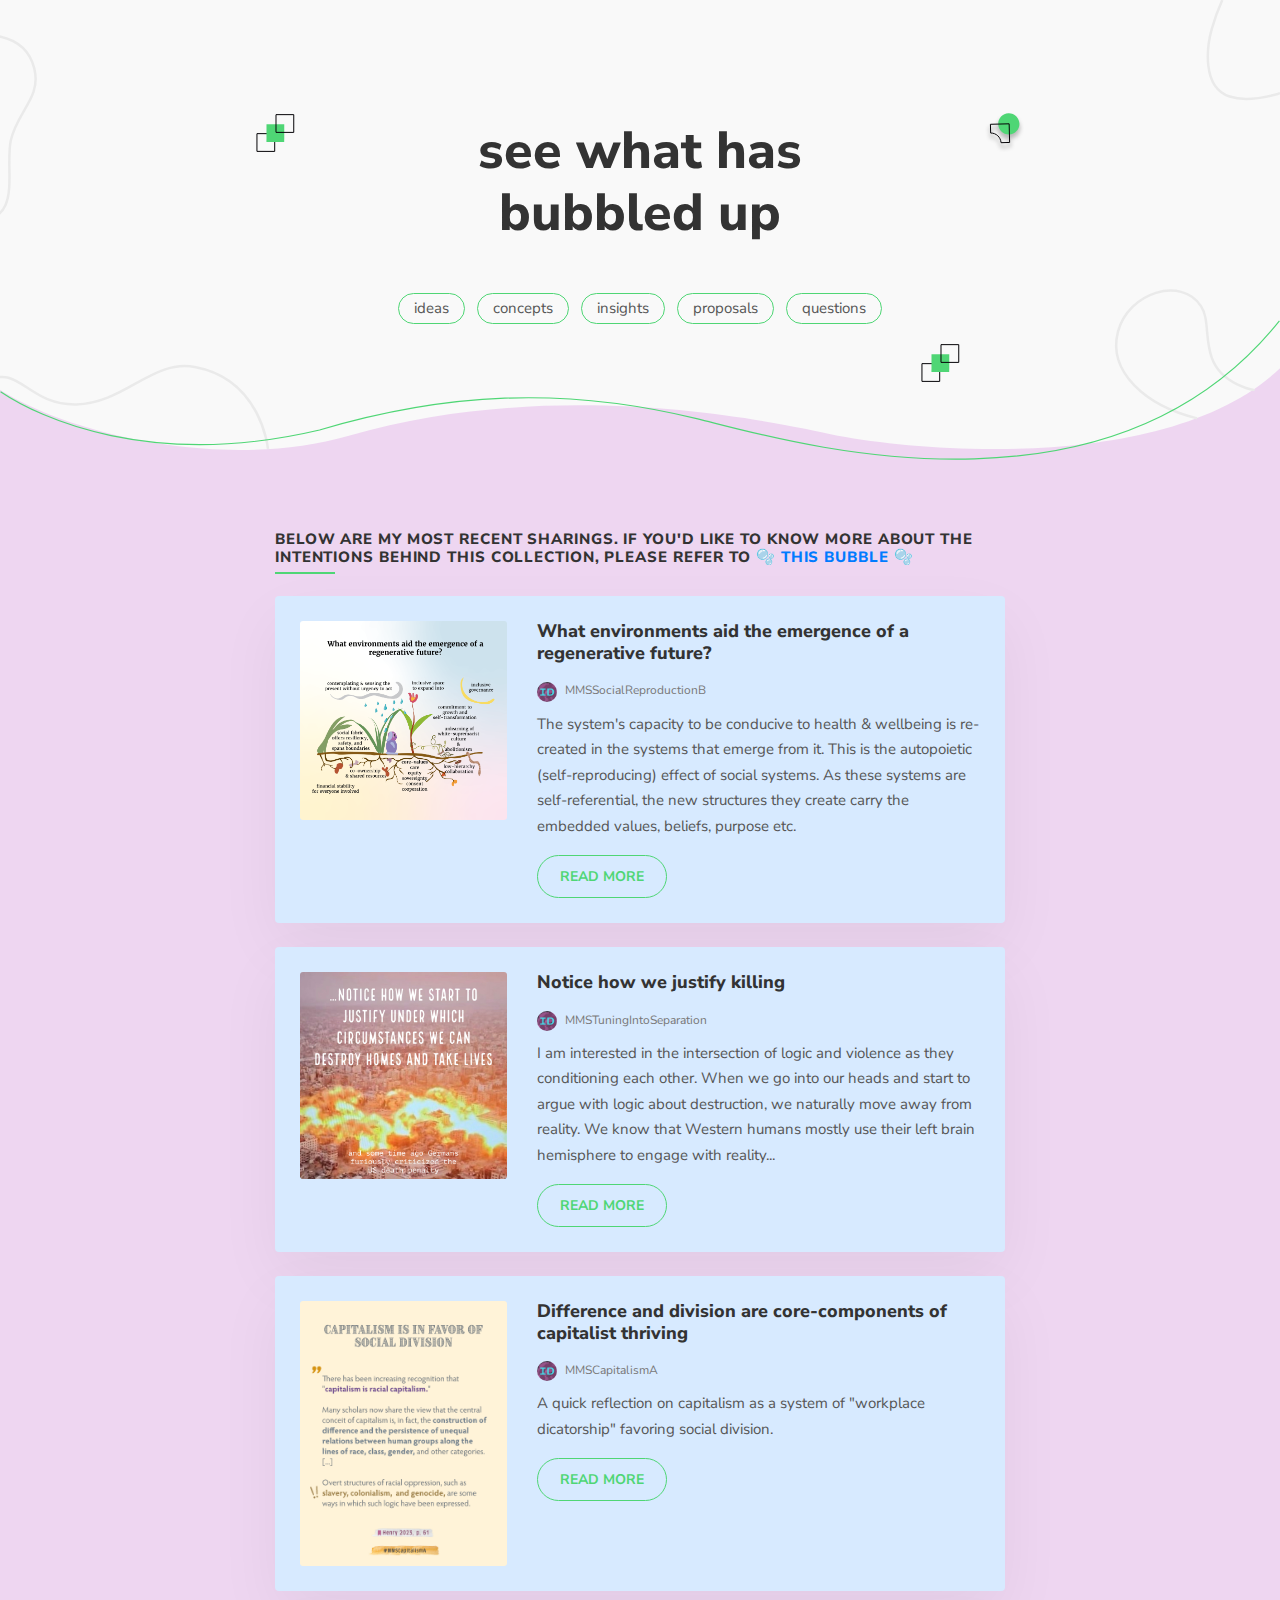
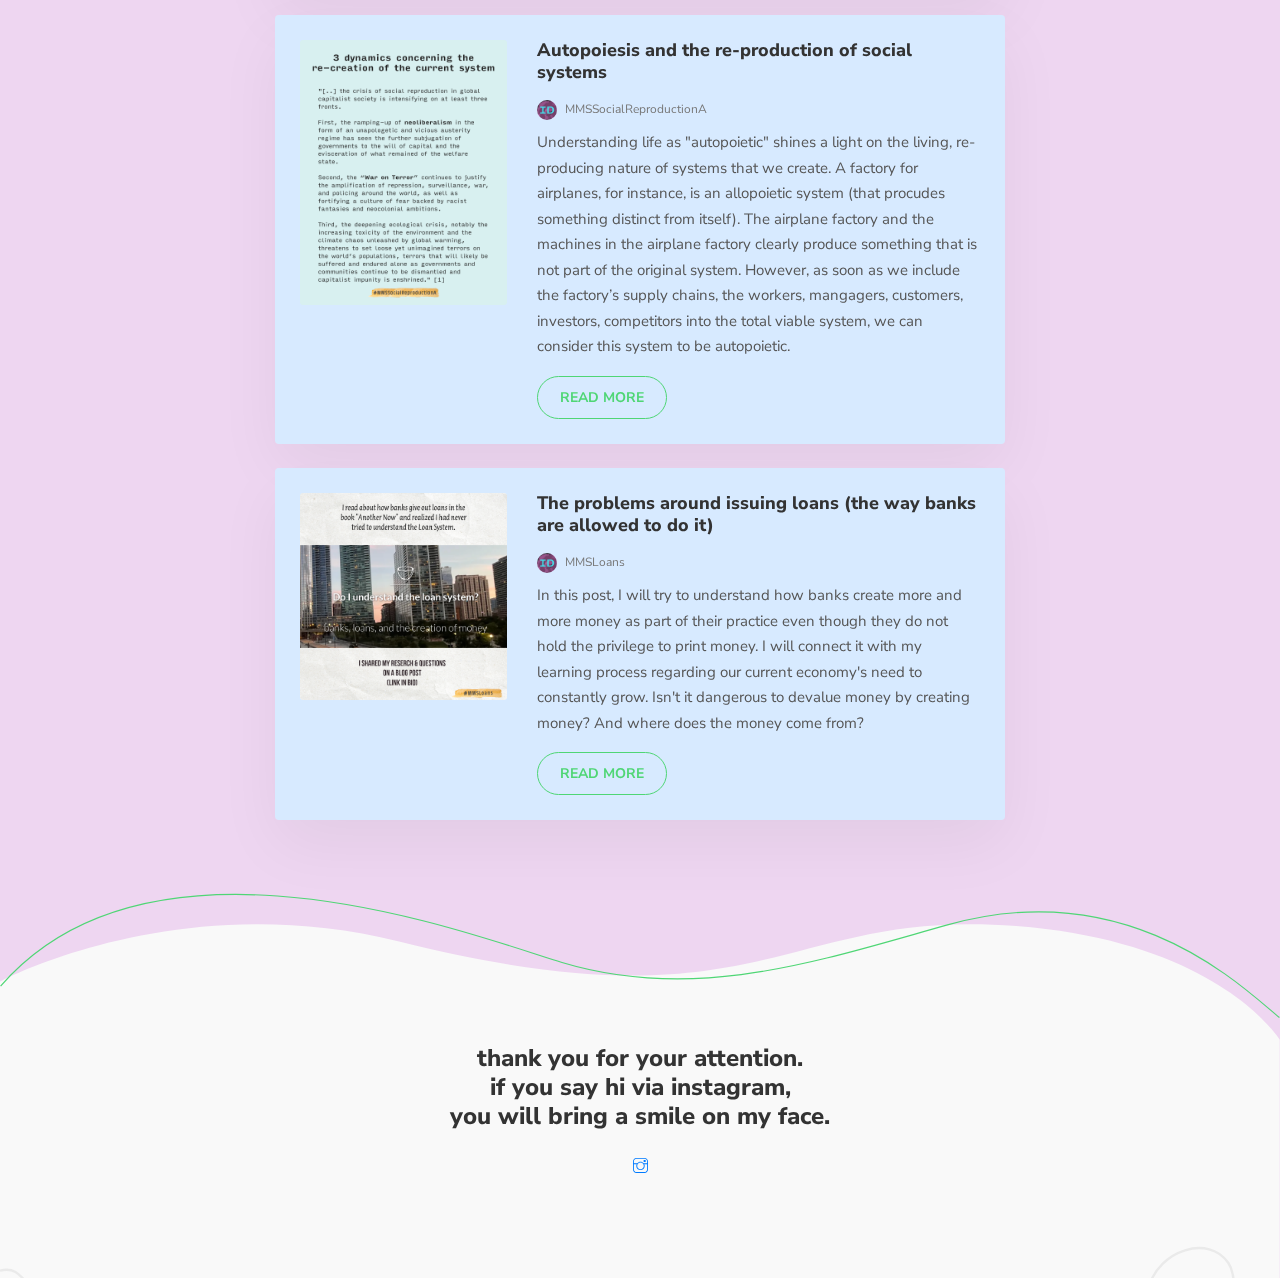
<file: index.html>
<!DOCTYPE html>

<!--
 // WEBSITE: https://themefisher.com
 // TWITTER: https://twitter.com/themefisher
 // FACEBOOK: https://www.facebook.com/themefisher
 // GITHUB: https://github.com/themefisher/
-->

<html lang="en-us"><head>
  <meta charset="utf-8">
  <title>bubbles of @mostly.mutual.studio</title>

  <!-- mobile responsive meta -->
  <meta name="viewport" content="width=device-width, initial-scale=1, maximum-scale=1">
  <meta name="description" content="a collaborative movement building experiment">
  <meta name="author" content="mostly.mutual.studio">
  <meta name="generator" content="Hugo 0.74.3" />

  <!-- plugins -->
  
  <link rel="stylesheet" href="plugins/bootstrap/bootstrap.min.css">
  <link rel="stylesheet" href="plugins/themify-icons/themify-icons.css">
  <link rel="stylesheet" href="plugins/slick/slick.css">

  <!-- Main Stylesheet -->
  <link rel="stylesheet" href="css/style.css" media="screen">

  <!--Favicon-->
  <link rel="shortcut icon" href="images/favicon.png" type="image/x-icon">
  <link rel="icon" href="images/favicon.png" type="image/x-icon">

  <meta property="og:title" content="bubbles of @mostly.mutual.studio" />
  <meta property="og:description" content="a collaborative movement building experiment" />
  <meta property="og:type" content="website" />
  <meta property="og:url" content="" />
  <meta property="og:updated_time" content="2020-03-15T15:40:24+06:00" />
</head>
<body>
  <!-- navigation -->

<!-- /navigation -->

<!-- start of banner -->
<div class="banner text-center">
  <div class="container">
    <div class="row">
      <div class="col-lg-9 mx-auto">
        <h1 class="mb-5">see what has<br>bubbled up</h1>
        <ul class="list-inline widget-list-inline">
          <li class="list-inline-item"><a href="#">ideas</a></li>
          <li class="list-inline-item"><a href="#">concepts</a></li>
          <li class="list-inline-item"><a href="#">insights</a></li>
          <li class="list-inline-item"><a href="#">proposals</a></li>
          <li class="list-inline-item"><a href="#">questions</a></li>
          
        </ul>
      </div>
    </div>
  </div>

  
  <svg class="banner-shape-1" width="39" height="40" viewBox="0 0 39 40" fill="none" xmlns="http://www.w3.org/2000/svg">
    <path d="M0.965848 20.6397L0.943848 38.3906L18.6947 38.4126L18.7167 20.6617L0.965848 20.6397Z" stroke="#040306"
      stroke-miterlimit="10" />
    <path class="path" d="M10.4966 11.1283L10.4746 28.8792L28.2255 28.9012L28.2475 11.1503L10.4966 11.1283Z" />
    <path d="M20.0078 1.62949L19.9858 19.3804L37.7367 19.4024L37.7587 1.65149L20.0078 1.62949Z" stroke="#040306"
      stroke-miterlimit="10" />
  </svg>
  
  <svg class="banner-shape-2" width="39" height="39" viewBox="0 0 39 39" fill="none" xmlns="http://www.w3.org/2000/svg">
    <g filter="url(#filter0_d)">
      <path class="path"
        d="M24.1587 21.5623C30.02 21.3764 34.6209 16.4742 34.435 10.6128C34.2491 4.75147 29.3468 0.1506 23.4855 0.336498C17.6241 0.522396 13.0233 5.42466 13.2092 11.286C13.3951 17.1474 18.2973 21.7482 24.1587 21.5623Z" />
      <path
        d="M5.64626 20.0297C11.1568 19.9267 15.7407 24.2062 16.0362 29.6855L24.631 29.4616L24.1476 10.8081L5.41797 11.296L5.64626 20.0297Z"
        stroke="#040306" stroke-miterlimit="10" />
    </g>
    <defs>
      <filter id="filter0_d" x="0.905273" y="0" width="37.8663" height="38.1979" filterUnits="userSpaceOnUse"
        color-interpolation-filters="sRGB">
        <feFlood flood-opacity="0" result="BackgroundImageFix" />
        <feColorMatrix in="SourceAlpha" type="matrix" values="0 0 0 0 0 0 0 0 0 0 0 0 0 0 0 0 0 0 127 0" />
        <feOffset dy="4" />
        <feGaussianBlur stdDeviation="2" />
        <feColorMatrix type="matrix" values="0 0 0 0 0 0 0 0 0 0 0 0 0 0 0 0 0 0 0.25 0" />
        <feBlend mode="normal" in2="BackgroundImageFix" result="effect1_dropShadow" />
        <feBlend mode="normal" in="SourceGraphic" in2="effect1_dropShadow" result="shape" />
      </filter>
    </defs>
  </svg>

  
  <svg class="banner-shape-3" width="39" height="40" viewBox="0 0 39 40" fill="none" xmlns="http://www.w3.org/2000/svg">
    <path d="M0.965848 20.6397L0.943848 38.3906L18.6947 38.4126L18.7167 20.6617L0.965848 20.6397Z" stroke="#040306"
      stroke-miterlimit="10" />
    <path class="path" d="M10.4966 11.1283L10.4746 28.8792L28.2255 28.9012L28.2475 11.1503L10.4966 11.1283Z" />
    <path d="M20.0078 1.62949L19.9858 19.3804L37.7367 19.4024L37.7587 1.65149L20.0078 1.62949Z" stroke="#040306"
      stroke-miterlimit="10" />
  </svg>

  
  <svg class="banner-border" height="240" viewBox="0 0 2202 240" fill="none" xmlns="http://www.w3.org/2000/svg">
    <path
      d="M1 123.043C67.2858 167.865 259.022 257.325 549.762 188.784C764.181 125.427 967.75 112.601 1200.42 169.707C1347.76 205.869 1901.91 374.562 2201 1"
      stroke-width="2" />
  </svg>
</div>
<!-- end of banner -->

      

<section class="section-sm">
  <div class="container">
    <div class="row justify-content-center">
      <div class="col-lg-8 mb-5 mb-lg-0">
  <h2 class="h5 section-title">below are my most recent sharings. if you'd like to know more about the intentions behind this collection, please refer to 🫧 <a href="https://github.com/LSanten/MMS-Bubbles/blob/main/Zettelkasten/MMSCommuniA.md" target="_blank_">this bubble</a> 🫧</h2>

   <article class="card mb-4">
    <div class="row card-body">
      <div class="col-md-4 mb-4 mb-md-0">
        <div class="post-slider slider-sm">
          <img src="media/MMSHealthAutopoiesis-merge-05.png" class="card-img" alt="post-thumb" style="object-fit: contain;">
          <img src="media/MMSHealthAutopoiesis-merge-06.png" class="card-img" alt="post-thumb" style="object-fit: contain;">
          
        </div>
      </div>
      <div class="col-md-8">
        <h3 class="h4 mb-3">What environments aid the emergence of a regenerative future?</h3>
        <ul class="card-meta list-inline">
          <li class="list-inline-item">
            <a href="#" class="card-meta-author">
              <img src="images/ID-photoshop-file.png" alt="John Doe">
              <span>MMSSocialReproductionB</span>
            </a>
          </li>
        </ul>
        <p>The system's capacity to be conducive to health & wellbeing is re-created in the systems that emerge from it. This is the autopoietic (self-reproducing) effect of social systems. As these systems are self-referential, the new structures they create carry the embedded values, beliefs, purpose etc.</p>
        <a href="https://github.com/LSanten/MMS-Bubbles/blob/main/Zettelkasten/MMSSocialReproductionB.md" class="btn btn-outline-primary" target="_blank_">Read More</a>
      </div>
    </div>
  </article>

    <article class="card mb-4">
    <div class="row card-body">
      <div class="col-md-4 mb-4 mb-md-0">
        <div class="post-slider slider-sm">
          <img src="media/MMSTuningIntoSeparation.jpeg" class="card-img" alt="post-thumb" style="object-fit: contain;">
          
        </div>
      </div>
      <div class="col-md-8">
        <h3 class="h4 mb-3">Notice how we justify killing</h3>
        <ul class="card-meta list-inline">
          <li class="list-inline-item">
            <a href="#" class="card-meta-author">
              <img src="images/ID-photoshop-file.png" alt="John Doe">
              <span>MMSTuningIntoSeparation</span>
            </a>
          </li>
        </ul>
        <p>I am interested in the intersection of logic and violence as they conditioning each other. When we go into our heads and start to argue with logic about destruction, we naturally move away from reality. We know that Western humans mostly use their left brain hemisphere to engage with reality...</p>
        <a href="https://github.com/LSanten/MMS-Bubbles/blob/main/Zettelkasten/MMSTuningIntoSeparation.md" class="btn btn-outline-primary" target="_blank_">Read More</a>
      </div>
    </div>
  </article>

    <article class="card mb-4">
    <div class="row card-body">
      <div class="col-md-4 mb-4 mb-md-0">
        <div class="post-slider slider-sm">
          <img src="media/MMSCapitalismA-2.png" class="card-img" alt="post-thumb" style="object-fit: contain;">
          <img src="media/MMSCapitalismA-3.png" class="card-img" alt="post-thumb" style="object-fit: contain;">
        </div>
      </div>
      <div class="col-md-8">
        <h3 class="h4 mb-3">Difference and division are core-components of capitalist thriving</h3>
        <ul class="card-meta list-inline">
          <li class="list-inline-item">
            <a href="#" class="card-meta-author">
              <img src="images/ID-photoshop-file.png" alt="John Doe">
              <span>MMSCapitalismA</span>
            </a>
          </li>
        </ul>
        <p>A quick reflection on capitalism as a system of "workplace dicatorship" favoring social division.</p>
        <a href="https://github.com/LSanten/MMS-Bubbles/blob/main/Zettelkasten/MMSCapitalismA.md" class="btn btn-outline-primary" target="_blank_">Read More</a>
      </div>
    </div>
  </article>


  <article class="card mb-4">
    <div class="row card-body">
      <div class="col-md-4 mb-4 mb-md-0">
        <div class="post-slider slider-sm">
          <img src="media/MMSSocialReproductionA-1.png" class="card-img" alt="post-thumb" style="object-fit: contain;">
          <img src="media/MMSSocialReproductionA-2.png" class="card-img" alt="post-thumb" style="object-fit: contain;">
          <img src="media/MMSSocialReproductionA-3.png" class="card-img" alt="post-thumb" style="object-fit: contain;">
        </div>
      </div>
      <div class="col-md-8">
        <h3 class="h4 mb-3">Autopoiesis and the re-production of social systems</h3>
        <ul class="card-meta list-inline">
          <li class="list-inline-item">
            <a href="#" class="card-meta-author">
              <img src="images/ID-photoshop-file.png" alt="John Doe">
              <span>MMSSocialReproductionA</span>
            </a>
          </li>
        </ul>
        <p>Understanding life as "autopoietic" shines a light on the living, re-producing nature of systems that we create. A factory for airplanes, for instance, is an allopoietic system (that procudes something distinct from itself). The airplane factory and the machines in the airplane factory clearly produce something that is not part of the original system. However, as soon as we include the factory’s supply chains, the workers, mangagers, customers, investors, competitors into the total viable system, we can consider this system to be autopoietic.</p>
        <a href="https://github.com/LSanten/MMS-Bubbles/blob/main/Zettelkasten/MMSSocialReproductionA.md" target="_blank_" class="btn btn-outline-primary">Read More</a>
      </div>
    </div>
  </article>


  <article class="card mb-4">
    <div class="row card-body">
      <div class="col-md-4 mb-4 mb-md-0">
        <div class="post-slider slider-sm">
          <img src="media/MMSLoans-1.png" class="card-img" alt="post-thumb" style="object-fit: contain;">
          <img src="media/MMSLoans-2.png" class="card-img" alt="post-thumb" style="object-fit: contain;">
          <img src="media/MMSLoans-3.png" class="card-img" alt="post-thumb" style="object-fit: contain;">
          <img src="media/MMSLoans-4.png" class="card-img" alt="post-thumb" style="object-fit: contain;">
        </div>
      </div>
      <div class="col-md-8">
        <h3 class="h4 mb-3">The problems around issuing loans (the way banks are allowed to do it)</h3>
        <ul class="card-meta list-inline">
          <li class="list-inline-item">
            <a href="#" class="card-meta-author">
              <img src="images/ID-photoshop-file.png" alt="John Doe">
              <span>MMSLoans</span>
            </a>
          </li>
        </ul>
        <p>In this post, I will try to understand how banks create more and more money as part of their practice even though they do not hold the privilege to print money. I will connect it with my learning process regarding our current economy's need to constantly grow.
Isn't it dangerous to devalue money by creating money? And where does the money come from?</p>
        <a href="https://github.com/LSanten/MMS-Bubbles/blob/main/Zettelkasten/MMSLoans.md" target="_blank_" class="btn btn-outline-primary">Read More</a>
      </div>
    </div>
  </article>


 
  
</div>
    </div>
  </div>
</section>

<footer class="footer">
  <svg class="footer-border" height="214" viewBox="0 0 2204 214" fill="none" xmlns="http://www.w3.org/2000/svg">
      <path d="M2203 213C2136.58 157.994 1942.77 -33.1996 1633.1 53.0486C1414.13 114.038 1200.92 188.208 967.765 118.127C820.12 73.7483 263.977 -143.754 0.999958 158.899"
      stroke-width="2" />
  </svg>
  
  <div class="instafeed text-center mb-5">
      <h2 class="h3 mb-4">thank you for your attention.</br>if you say hi via instagram,</br>you will bring a smile on my face.</h2>
      <a href="index.html">

        <!--<img class="img-fluid" width="100px" src="images/logo.png" alt="Reader | Hugo Personal Blog Template"></a>
      </br></br>-->

          <li class="list-inline-item"><a href="https://www.instagram.com/mostly.mutual.studio/"><i class="ti-instagram"></i></a></li>
      
    
  </div>
  
  </footer>


  <!-- JS Plugins -->
  <script src="plugins/jQuery/jquery.min.js"></script>

  <script src="plugins/bootstrap/bootstrap.min.js"></script>

  <script src="plugins/slick/slick.min.js"></script>

  <script src="plugins/instafeed/instafeed.min.js"></script>


  <!-- Main Script -->
  <script src="js/script.js"></script></body>
</html>
</file>
<file: plugins/themify-icons/themify-icons.css>
@font-face{font-family:themify;src:url(fonts/themify.eot?-fvbane);src:url(fonts/themify.eot?#iefix-fvbane) format('embedded-opentype'),url(fonts/themify.woff?-fvbane) format('woff'),url(fonts/themify.ttf?-fvbane) format('truetype'),url(fonts/themify.svg?-fvbane#themify) format('svg');font-weight:400;font-style:normal}[class*=" ti-"],[class^=ti-]{font-family:themify;speak:none;font-style:normal;font-weight:400;font-variant:normal;text-transform:none;line-height:1;-webkit-font-smoothing:antialiased;-moz-osx-font-smoothing:grayscale}.ti-wand:before{content:"\e600"}.ti-volume:before{content:"\e601"}.ti-user:before{content:"\e602"}.ti-unlock:before{content:"\e603"}.ti-unlink:before{content:"\e604"}.ti-trash:before{content:"\e605"}.ti-thought:before{content:"\e606"}.ti-target:before{content:"\e607"}.ti-tag:before{content:"\e608"}.ti-tablet:before{content:"\e609"}.ti-star:before{content:"\e60a"}.ti-spray:before{content:"\e60b"}.ti-signal:before{content:"\e60c"}.ti-shopping-cart:before{content:"\e60d"}.ti-shopping-cart-full:before{content:"\e60e"}.ti-settings:before{content:"\e60f"}.ti-search:before{content:"\e610"}.ti-zoom-in:before{content:"\e611"}.ti-zoom-out:before{content:"\e612"}.ti-cut:before{content:"\e613"}.ti-ruler:before{content:"\e614"}.ti-ruler-pencil:before{content:"\e615"}.ti-ruler-alt:before{content:"\e616"}.ti-bookmark:before{content:"\e617"}.ti-bookmark-alt:before{content:"\e618"}.ti-reload:before{content:"\e619"}.ti-plus:before{content:"\e61a"}.ti-pin:before{content:"\e61b"}.ti-pencil:before{content:"\e61c"}.ti-pencil-alt:before{content:"\e61d"}.ti-paint-roller:before{content:"\e61e"}.ti-paint-bucket:before{content:"\e61f"}.ti-na:before{content:"\e620"}.ti-mobile:before{content:"\e621"}.ti-minus:before{content:"\e622"}.ti-medall:before{content:"\e623"}.ti-medall-alt:before{content:"\e624"}.ti-marker:before{content:"\e625"}.ti-marker-alt:before{content:"\e626"}.ti-arrow-up:before{content:"\e627"}.ti-arrow-right:before{content:"\e628"}.ti-arrow-left:before{content:"\e629"}.ti-arrow-down:before{content:"\e62a"}.ti-lock:before{content:"\e62b"}.ti-location-arrow:before{content:"\e62c"}.ti-link:before{content:"\e62d"}.ti-layout:before{content:"\e62e"}.ti-layers:before{content:"\e62f"}.ti-layers-alt:before{content:"\e630"}.ti-key:before{content:"\e631"}.ti-import:before{content:"\e632"}.ti-image:before{content:"\e633"}.ti-heart:before{content:"\e634"}.ti-heart-broken:before{content:"\e635"}.ti-hand-stop:before{content:"\e636"}.ti-hand-open:before{content:"\e637"}.ti-hand-drag:before{content:"\e638"}.ti-folder:before{content:"\e639"}.ti-flag:before{content:"\e63a"}.ti-flag-alt:before{content:"\e63b"}.ti-flag-alt-2:before{content:"\e63c"}.ti-eye:before{content:"\e63d"}.ti-export:before{content:"\e63e"}.ti-exchange-vertical:before{content:"\e63f"}.ti-desktop:before{content:"\e640"}.ti-cup:before{content:"\e641"}.ti-crown:before{content:"\e642"}.ti-comments:before{content:"\e643"}.ti-comment:before{content:"\e644"}.ti-comment-alt:before{content:"\e645"}.ti-close:before{content:"\e646"}.ti-clip:before{content:"\e647"}.ti-angle-up:before{content:"\e648"}.ti-angle-right:before{content:"\e649"}.ti-angle-left:before{content:"\e64a"}.ti-angle-down:before{content:"\e64b"}.ti-check:before{content:"\e64c"}.ti-check-box:before{content:"\e64d"}.ti-camera:before{content:"\e64e"}.ti-announcement:before{content:"\e64f"}.ti-brush:before{content:"\e650"}.ti-briefcase:before{content:"\e651"}.ti-bolt:before{content:"\e652"}.ti-bolt-alt:before{content:"\e653"}.ti-blackboard:before{content:"\e654"}.ti-bag:before{content:"\e655"}.ti-move:before{content:"\e656"}.ti-arrows-vertical:before{content:"\e657"}.ti-arrows-horizontal:before{content:"\e658"}.ti-fullscreen:before{content:"\e659"}.ti-arrow-top-right:before{content:"\e65a"}.ti-arrow-top-left:before{content:"\e65b"}.ti-arrow-circle-up:before{content:"\e65c"}.ti-arrow-circle-right:before{content:"\e65d"}.ti-arrow-circle-left:before{content:"\e65e"}.ti-arrow-circle-down:before{content:"\e65f"}.ti-angle-double-up:before{content:"\e660"}.ti-angle-double-right:before{content:"\e661"}.ti-angle-double-left:before{content:"\e662"}.ti-angle-double-down:before{content:"\e663"}.ti-zip:before{content:"\e664"}.ti-world:before{content:"\e665"}.ti-wheelchair:before{content:"\e666"}.ti-view-list:before{content:"\e667"}.ti-view-list-alt:before{content:"\e668"}.ti-view-grid:before{content:"\e669"}.ti-uppercase:before{content:"\e66a"}.ti-upload:before{content:"\e66b"}.ti-underline:before{content:"\e66c"}.ti-truck:before{content:"\e66d"}.ti-timer:before{content:"\e66e"}.ti-ticket:before{content:"\e66f"}.ti-thumb-up:before{content:"\e670"}.ti-thumb-down:before{content:"\e671"}.ti-text:before{content:"\e672"}.ti-stats-up:before{content:"\e673"}.ti-stats-down:before{content:"\e674"}.ti-split-v:before{content:"\e675"}.ti-split-h:before{content:"\e676"}.ti-smallcap:before{content:"\e677"}.ti-shine:before{content:"\e678"}.ti-shift-right:before{content:"\e679"}.ti-shift-left:before{content:"\e67a"}.ti-shield:before{content:"\e67b"}.ti-notepad:before{content:"\e67c"}.ti-server:before{content:"\e67d"}.ti-quote-right:before{content:"\e67e"}.ti-quote-left:before{content:"\e67f"}.ti-pulse:before{content:"\e680"}.ti-printer:before{content:"\e681"}.ti-power-off:before{content:"\e682"}.ti-plug:before{content:"\e683"}.ti-pie-chart:before{content:"\e684"}.ti-paragraph:before{content:"\e685"}.ti-panel:before{content:"\e686"}.ti-package:before{content:"\e687"}.ti-music:before{content:"\e688"}.ti-music-alt:before{content:"\e689"}.ti-mouse:before{content:"\e68a"}.ti-mouse-alt:before{content:"\e68b"}.ti-money:before{content:"\e68c"}.ti-microphone:before{content:"\e68d"}.ti-menu:before{content:"\e68e"}.ti-menu-alt:before{content:"\e68f"}.ti-map:before{content:"\e690"}.ti-map-alt:before{content:"\e691"}.ti-loop:before{content:"\e692"}.ti-location-pin:before{content:"\e693"}.ti-list:before{content:"\e694"}.ti-light-bulb:before{content:"\e695"}.ti-Italic:before{content:"\e696"}.ti-info:before{content:"\e697"}.ti-infinite:before{content:"\e698"}.ti-id-badge:before{content:"\e699"}.ti-hummer:before{content:"\e69a"}.ti-home:before{content:"\e69b"}.ti-help:before{content:"\e69c"}.ti-headphone:before{content:"\e69d"}.ti-harddrives:before{content:"\e69e"}.ti-harddrive:before{content:"\e69f"}.ti-gift:before{content:"\e6a0"}.ti-game:before{content:"\e6a1"}.ti-filter:before{content:"\e6a2"}.ti-files:before{content:"\e6a3"}.ti-file:before{content:"\e6a4"}.ti-eraser:before{content:"\e6a5"}.ti-envelope:before{content:"\e6a6"}.ti-download:before{content:"\e6a7"}.ti-direction:before{content:"\e6a8"}.ti-direction-alt:before{content:"\e6a9"}.ti-dashboard:before{content:"\e6aa"}.ti-control-stop:before{content:"\e6ab"}.ti-control-shuffle:before{content:"\e6ac"}.ti-control-play:before{content:"\e6ad"}.ti-control-pause:before{content:"\e6ae"}.ti-control-forward:before{content:"\e6af"}.ti-control-backward:before{content:"\e6b0"}.ti-cloud:before{content:"\e6b1"}.ti-cloud-up:before{content:"\e6b2"}.ti-cloud-down:before{content:"\e6b3"}.ti-clipboard:before{content:"\e6b4"}.ti-car:before{content:"\e6b5"}.ti-calendar:before{content:"\e6b6"}.ti-book:before{content:"\e6b7"}.ti-bell:before{content:"\e6b8"}.ti-basketball:before{content:"\e6b9"}.ti-bar-chart:before{content:"\e6ba"}.ti-bar-chart-alt:before{content:"\e6bb"}.ti-back-right:before{content:"\e6bc"}.ti-back-left:before{content:"\e6bd"}.ti-arrows-corner:before{content:"\e6be"}.ti-archive:before{content:"\e6bf"}.ti-anchor:before{content:"\e6c0"}.ti-align-right:before{content:"\e6c1"}.ti-align-left:before{content:"\e6c2"}.ti-align-justify:before{content:"\e6c3"}.ti-align-center:before{content:"\e6c4"}.ti-alert:before{content:"\e6c5"}.ti-alarm-clock:before{content:"\e6c6"}.ti-agenda:before{content:"\e6c7"}.ti-write:before{content:"\e6c8"}.ti-window:before{content:"\e6c9"}.ti-widgetized:before{content:"\e6ca"}.ti-widget:before{content:"\e6cb"}.ti-widget-alt:before{content:"\e6cc"}.ti-wallet:before{content:"\e6cd"}.ti-video-clapper:before{content:"\e6ce"}.ti-video-camera:before{content:"\e6cf"}.ti-vector:before{content:"\e6d0"}.ti-themify-logo:before{content:"\e6d1"}.ti-themify-favicon:before{content:"\e6d2"}.ti-themify-favicon-alt:before{content:"\e6d3"}.ti-support:before{content:"\e6d4"}.ti-stamp:before{content:"\e6d5"}.ti-split-v-alt:before{content:"\e6d6"}.ti-slice:before{content:"\e6d7"}.ti-shortcode:before{content:"\e6d8"}.ti-shift-right-alt:before{content:"\e6d9"}.ti-shift-left-alt:before{content:"\e6da"}.ti-ruler-alt-2:before{content:"\e6db"}.ti-receipt:before{content:"\e6dc"}.ti-pin2:before{content:"\e6dd"}.ti-pin-alt:before{content:"\e6de"}.ti-pencil-alt2:before{content:"\e6df"}.ti-palette:before{content:"\e6e0"}.ti-more:before{content:"\e6e1"}.ti-more-alt:before{content:"\e6e2"}.ti-microphone-alt:before{content:"\e6e3"}.ti-magnet:before{content:"\e6e4"}.ti-line-double:before{content:"\e6e5"}.ti-line-dotted:before{content:"\e6e6"}.ti-line-dashed:before{content:"\e6e7"}.ti-layout-width-full:before{content:"\e6e8"}.ti-layout-width-default:before{content:"\e6e9"}.ti-layout-width-default-alt:before{content:"\e6ea"}.ti-layout-tab:before{content:"\e6eb"}.ti-layout-tab-window:before{content:"\e6ec"}.ti-layout-tab-v:before{content:"\e6ed"}.ti-layout-tab-min:before{content:"\e6ee"}.ti-layout-slider:before{content:"\e6ef"}.ti-layout-slider-alt:before{content:"\e6f0"}.ti-layout-sidebar-right:before{content:"\e6f1"}.ti-layout-sidebar-none:before{content:"\e6f2"}.ti-layout-sidebar-left:before{content:"\e6f3"}.ti-layout-placeholder:before{content:"\e6f4"}.ti-layout-menu:before{content:"\e6f5"}.ti-layout-menu-v:before{content:"\e6f6"}.ti-layout-menu-separated:before{content:"\e6f7"}.ti-layout-menu-full:before{content:"\e6f8"}.ti-layout-media-right-alt:before{content:"\e6f9"}.ti-layout-media-right:before{content:"\e6fa"}.ti-layout-media-overlay:before{content:"\e6fb"}.ti-layout-media-overlay-alt:before{content:"\e6fc"}.ti-layout-media-overlay-alt-2:before{content:"\e6fd"}.ti-layout-media-left-alt:before{content:"\e6fe"}.ti-layout-media-left:before{content:"\e6ff"}.ti-layout-media-center-alt:before{content:"\e700"}.ti-layout-media-center:before{content:"\e701"}.ti-layout-list-thumb:before{content:"\e702"}.ti-layout-list-thumb-alt:before{content:"\e703"}.ti-layout-list-post:before{content:"\e704"}.ti-layout-list-large-image:before{content:"\e705"}.ti-layout-line-solid:before{content:"\e706"}.ti-layout-grid4:before{content:"\e707"}.ti-layout-grid3:before{content:"\e708"}.ti-layout-grid2:before{content:"\e709"}.ti-layout-grid2-thumb:before{content:"\e70a"}.ti-layout-cta-right:before{content:"\e70b"}.ti-layout-cta-left:before{content:"\e70c"}.ti-layout-cta-center:before{content:"\e70d"}.ti-layout-cta-btn-right:before{content:"\e70e"}.ti-layout-cta-btn-left:before{content:"\e70f"}.ti-layout-column4:before{content:"\e710"}.ti-layout-column3:before{content:"\e711"}.ti-layout-column2:before{content:"\e712"}.ti-layout-accordion-separated:before{content:"\e713"}.ti-layout-accordion-merged:before{content:"\e714"}.ti-layout-accordion-list:before{content:"\e715"}.ti-ink-pen:before{content:"\e716"}.ti-info-alt:before{content:"\e717"}.ti-help-alt:before{content:"\e718"}.ti-headphone-alt:before{content:"\e719"}.ti-hand-point-up:before{content:"\e71a"}.ti-hand-point-right:before{content:"\e71b"}.ti-hand-point-left:before{content:"\e71c"}.ti-hand-point-down:before{content:"\e71d"}.ti-gallery:before{content:"\e71e"}.ti-face-smile:before{content:"\e71f"}.ti-face-sad:before{content:"\e720"}.ti-credit-card:before{content:"\e721"}.ti-control-skip-forward:before{content:"\e722"}.ti-control-skip-backward:before{content:"\e723"}.ti-control-record:before{content:"\e724"}.ti-control-eject:before{content:"\e725"}.ti-comments-smiley:before{content:"\e726"}.ti-brush-alt:before{content:"\e727"}.ti-youtube:before{content:"\e728"}.ti-vimeo:before{content:"\e729"}.ti-twitter:before{content:"\e72a"}.ti-time:before{content:"\e72b"}.ti-tumblr:before{content:"\e72c"}.ti-skype:before{content:"\e72d"}.ti-share:before{content:"\e72e"}.ti-share-alt:before{content:"\e72f"}.ti-rocket:before{content:"\e730"}.ti-pinterest:before{content:"\e731"}.ti-new-window:before{content:"\e732"}.ti-microsoft:before{content:"\e733"}.ti-list-ol:before{content:"\e734"}.ti-linkedin:before{content:"\e735"}.ti-layout-sidebar-2:before{content:"\e736"}.ti-layout-grid4-alt:before{content:"\e737"}.ti-layout-grid3-alt:before{content:"\e738"}.ti-layout-grid2-alt:before{content:"\e739"}.ti-layout-column4-alt:before{content:"\e73a"}.ti-layout-column3-alt:before{content:"\e73b"}.ti-layout-column2-alt:before{content:"\e73c"}.ti-instagram:before{content:"\e73d"}.ti-google:before{content:"\e73e"}.ti-github:before{content:"\e73f"}.ti-flickr:before{content:"\e740"}.ti-facebook:before{content:"\e741"}.ti-dropbox:before{content:"\e742"}.ti-dribbble:before{content:"\e743"}.ti-apple:before{content:"\e744"}.ti-android:before{content:"\e745"}.ti-save:before{content:"\e746"}.ti-save-alt:before{content:"\e747"}.ti-yahoo:before{content:"\e748"}.ti-wordpress:before{content:"\e749"}.ti-vimeo-alt:before{content:"\e74a"}.ti-twitter-alt:before{content:"\e74b"}.ti-tumblr-alt:before{content:"\e74c"}.ti-trello:before{content:"\e74d"}.ti-stack-overflow:before{content:"\e74e"}.ti-soundcloud:before{content:"\e74f"}.ti-sharethis:before{content:"\e750"}.ti-sharethis-alt:before{content:"\e751"}.ti-reddit:before{content:"\e752"}.ti-pinterest-alt:before{content:"\e753"}.ti-microsoft-alt:before{content:"\e754"}.ti-linux:before{content:"\e755"}.ti-jsfiddle:before{content:"\e756"}.ti-joomla:before{content:"\e757"}.ti-html5:before{content:"\e758"}.ti-flickr-alt:before{content:"\e759"}.ti-email:before{content:"\e75a"}.ti-drupal:before{content:"\e75b"}.ti-dropbox-alt:before{content:"\e75c"}.ti-css3:before{content:"\e75d"}.ti-rss:before{content:"\e75e"}.ti-rss-alt:before{content:"\e75f"}
</file>
<file: css/style.css>
/**
 * WEBSITE: https://themefisher.com
 * TWITTER: https://twitter.com/themefisher
 * FACEBOOK: https://www.facebook.com/themefisher
 * GITHUB: https://github.com/themefisher/
 */

/*!------------------------------------------------------------------
[MAIN STYLESHEET]

PROJECT:	Project Name
VERSION:	Versoin Number
-------------------------------------------------------------------*/
/*------------------------------------------------------------------
[TABLE OF CONTENTS]
-------------------------------------------------------------------*/
/*  typography */
@import url("https://fonts.googleapis.com/css2?family=Nunito+Sans:wght@400;600;700;800&display=swap");
body {
  line-height: 1.7;
  font-family: "Nunito Sans", sans-serif;
  -webkit-font-smoothing: antialiased;
  color: #555;
  font-size: 15px;
}

p {
  font-weight: 400;
  color: #555;
  font-size: 15px;
  line-height: 1.7;
  font-family: "Nunito Sans", sans-serif;
}

h1, h2, h3, h4, h5, h6, .h1, .h2, .h3, .h4, .h5, .h6 {
  color: #333;
  font-family: "Nunito Sans", sans-serif;
  font-weight: 800;
  line-height: 1.2;
}

h1, .h1 {
  font-size: 52px;
}

h2, .h2 {
  font-size: 36px;
}

h3, .h3 {
  font-size: 24px;
}

h4, .h4 {
  font-size: 18px;
}

h5, .h5 {
  font-size: 15px;
}

h6, .h6 {
  font-size: 13px;
}

/* Button style */
.btn {
  font-size: 14px;
  font-family: "Nunito Sans", sans-serif;
  font-weight: 700;
  text-transform: uppercase;
  padding: 10px 22px;
  border-radius: 50px;
  border: 1px solid;
  position: relative;
  z-index: 1;
  transition: 0.2s ease;
}
.btn:hover, .btn:active, .btn:focus {
  outline: 0;
  box-shadow: none !important;
}

.btn-primary {
  background: #4FD675;
  color: #fff;
  border-color: #4FD675;
}
.btn-primary:active, .btn-primary:hover, .btn-primary.focus, .btn-primary.active {
  background: #4FD675 !important;
  border-color: #4FD675 !important;
}

.btn-outline-primary {
  background: transparent;
  color: #4FD675;
  border-color: #4FD675;
}
.btn-outline-primary:active, .btn-outline-primary:hover, .btn-outline-primary.focus, .btn-outline-primary.active {
  background: #4FD675 !important;
  border-color: #4FD675 !important;
  color: #fff;
}

body {
  background-color: #eed6f1;
  overflow-x: hidden;
}

::-moz-selection {
  background: #2ec458;
  color: #fff;
}

::selection {
  background: #2ec458;
  color: #fff;
}

/* preloader */
.preloader {
  position: fixed;
  top: 0;
  left: 0;
  right: 0;
  bottom: 0;
  background-color: #fff;
  z-index: 9999;
  display: flex;
  align-items: center;
  justify-content: center;
}

img {
  vertical-align: middle;
  border: 0;
}

a,
a:hover,
a:focus {
  text-decoration: none;
}

a,
button,
select {
  cursor: pointer;
  transition: 0.2s ease;
}
a:focus,
button:focus,
select:focus {
  outline: 0;
}

a:hover {
  color: #4FD675;
}

.slick-slide {
  outline: 0;
}

hr {
  margin: 40px 0;
}

.shadow, .promotion, .logo-list li, .widget, .card, .navbar .dropdown-menu {
  box-shadow: 0px 25px 65px rgba(0, 0, 0, 0.05) !important;
}

.mark,
mark {
  padding: 0;
  background-color: transparent;
  border-bottom: 3px solid #4FD675;
  color: #4FD675;
}

.section {
  padding-top: 100px;
  padding-bottom: 100px;
}
.section-sm {
  padding-top: 80px;
  padding-bottom: 80px;
}
.section-title {
  position: relative;
  text-transform: uppercase;
  margin-bottom: 30px;
  letter-spacing: 0.06em;
}
.section-title::before {
  position: absolute;
  left: 0;
  bottom: -8px;
  content: "";
  height: 2px;
  width: 60px;
  background-color: #4FD675;
}

.bg-cover {
  background-size: cover;
  background-position: center center;
  background-repeat: no-repeat;
}

.border-primary {
  border-color: #EBEBEB !important;
}

.circle-list {
  list-style: none;
  padding-left: 0;
}
.circle-list li {
  padding-left: 20px;
  position: relative;
  margin-bottom: 10px;
}
.circle-list li:last-child {
  margin-bottom: 0;
}
.circle-list li::before {
  position: absolute;
  content: "";
  height: 10px;
  width: 10px;
  border: 1px solid #4FD675;
  left: 0;
  top: 7px;
  border-radius: 50px;
}

/* badge */
.badge {
  border-radius: 0;
  position: absolute;
  width: 150px;
  transform: rotate(45deg);
  right: -45px;
  top: 20px;
  text-transform: uppercase;
}
.badge-primary {
  background-color: #4FD675;
}

/* overlay */
.overlay {
  position: relative;
}
.overlay::before {
  position: absolute;
  content: "";
  height: 100%;
  width: 100%;
  top: 0;
  left: 0;
  background: #000;
  opacity: 0.5;
}

.bg-primary {
  background: #4FD675 !important;
}

.text-primary {
  color: #4FD675 !important;
}

.text-default {
  color: #555 !important;
}

.border-default {
  border-color: #EBEBEB !important;
}

.form-control:focus {
  outline: 0;
  box-shadow: none;
}

.st0 {
  fill: #4FD675;
}

.sidebar-home {
  margin-top: 47px;
}
@media (max-width: 991px) {
  .sidebar-home {
    margin-top: 0;
  }
}

.sidebar-inner {
  margin-top: 65px;
}
@media (max-width: 991px) {
  .sidebar-inner {
    margin-top: 0;
  }
}

.navigation {
  border-bottom: 1px solid #EBEBEB;
  transition: 0.2s ease;
  padding: 10px 0;
}
.navigation.nav-bg {
  background-color: #fff;
}
@media (max-width: 991px) {
  .navigation {
    background-color: #fff;
  }
}

.nav-item {
  margin: 0;
}
.nav-item .nav-link {
  text-transform: capitalize;
  font-family: "Nunito Sans", sans-serif;
  font-weight: 600;
}

.navbar-white .navbar-nav .nav-link {
  color: #333;
}
.navbar-white .navbar-nav .nav-link:hover {
  color: #4FD675;
}

.navbar-expand-lg .navbar-nav .nav-link {
  padding: 20px;
}
@media (max-width: 991px) {
  .navbar-expand-lg .navbar-nav .nav-link {
    padding: 10px;
  }
}

.navbar {
  padding: 0;
}
.navbar .dropdown:hover .dropdown-menu {
  visibility: visible;
  opacity: 1;
  transform: scale(1);
}
.navbar .dropdown i {
  font-size: 12px;
}
.navbar .dropdown-menu {
  padding: 20px 15px;
  border: 0;
  top: calc(100% - 10px);
  left: 15px;
  border-radius: 5px;
  background: #fff;
  transition: 0.2s ease;
  display: block;
  visibility: hidden;
  opacity: 0;
  transform: scale(0.9);
}
@media (max-width: 991px) {
  .navbar .dropdown-menu {
    display: none;
    opacity: 1;
    visibility: visible;
    transform: scale(1);
    text-align: inherit;
  }
}
.navbar .dropdown-menu.show {
  visibility: hidden;
}
@media (max-width: 991px) {
  .navbar .dropdown-menu.show {
    visibility: visible;
    display: block;
  }
}
.navbar .dropdown-item {
  position: relative;
  color: #333;
  transition: 0.2s ease;
  font-size: inherit;
  padding: 8px 10px;
  border-radius: inherit;
}
.navbar .dropdown-item:hover {
  color: #4FD675 !important;
  background-color: #F9F9F9;
}

/* search */
.search-bar {
  position: relative;
  background-color: #F9F9F9;
}
.search-bar input {
  background-color: transparent;
  border: 1px solid #EBEBEB;
  height: 40px;
  padding-left: 15px;
  position: relative;
  border-radius: 5px;
  z-index: 1;
}
.search-bar input:focus {
  border-color: #4FD675;
  outline: 0;
}
.search-bar input::-moz-placeholder {
  font-size: 90%;
}
.search-bar input::placeholder {
  font-size: 90%;
}
@media (max-width: 991px) {
  .search-bar input {
    width: 40px;
    padding-left: 30px;
  }
  .search-bar input:focus {
    padding-left: 10px;
    width: 200px;
    position: absolute;
    top: 50%;
    transform: translateY(-50%);
    height: 50px;
    right: 0;
    background-color: #F9F9F9;
  }
}
.search-bar::before {
  position: absolute;
  font-family: "themify";
  content: "\e610";
  font-size: 15px;
  right: 13px;
  top: 50%;
  transform: translateY(-50%);
}

.banner {
  background-image: url(../images/backgrounds/banner-bg.svg);
  background-position: bottom center;
  background-repeat: no-repeat;
  background-size: cover;
  position: relative;
  padding: 120px 0 100px;
}
.banner .container {
  position: relative;
  z-index: 1;
}
.banner-shape-1 {
  position: absolute;
  left: 20%;
  top: 25%;
}
.banner-shape-1 .path {
  fill: #4FD675;
}
.banner-shape-2 {
  position: absolute;
  right: 20%;
  top: 25%;
}
.banner-shape-2 .path {
  fill: #4FD675;
}
.banner-shape-3 {
  position: absolute;
  right: 25%;
  bottom: 15%;
}
.banner-shape-3 .path {
  fill: #4FD675;
}
.banner-border {
  position: absolute;
  bottom: -60px;
  left: 0;
  width: 100%;
  stroke: #4FD675;
}

.header {
  background-image: url(../images/backgrounds/header-bg.svg);
  background-position: bottom center;
  background-repeat: no-repeat;
  background-size: cover;
  position: relative;
  padding: 120px 0 150px;
}
.header .container {
  position: relative;
  z-index: 1;
}
.header-shape-1 {
  position: absolute;
  left: 20%;
  top: 25%;
}
.header-shape-1 .path {
  fill: #4FD675;
}
.header-shape-2 {
  position: absolute;
  right: 20%;
  top: 25%;
}
.header-shape-2 .path {
  fill: #4FD675;
}
.header-shape-3 {
  position: absolute;
  right: 25%;
  bottom: 15%;
}
.header-shape-3 .path {
  fill: #4FD675;
}
.header-border {
  position: absolute;
  bottom: -35px;
  left: 0;
  width: 100%;
  stroke: #4FD675;
}

.author {
  position: relative;
  padding: 120px 0 150px;
}
.author-shape-1 {
  position: absolute;
  left: 15%;
  top: 25%;
}
.author-shape-1 .path {
  fill: #4FD675;
}
.author-shape-2 {
  position: absolute;
  right: 15%;
  top: 25%;
}
.author-shape-2 .path {
  fill: #4FD675;
}
.author-shape-3 {
  position: absolute;
  right: 20%;
  bottom: 15%;
}
.author-shape-3 .path {
  fill: #4FD675;
}
.author-border {
  position: absolute;
  bottom: -15px;
  left: 0;
  width: 100%;
  stroke: #4FD675;
  z-index: -1;
}

.wave {
  position: relative;
}
.wave-bg {
  position: absolute;
  top: 50%;
  left: 0;
  width: 100%;
  transform: translateY(-50%);
  z-index: -2;
}
@media (max-width: 991px) {
  .wave-bg {
    height: 100%;
    -o-object-fit: cover;
       object-fit: cover;
  }
}
.wave-shape-1 {
  position: absolute;
  right: 10%;
  top: 25%;
  z-index: -1;
}
.wave-shape-1 .path {
  fill: #4FD675;
}
.wave-shape-2 {
  position: absolute;
  left: 10%;
  top: 15%;
  z-index: -1;
}
.wave-shape-2 .path {
  fill: #4FD675;
}
.wave-shape-3 {
  position: absolute;
  left: 5%;
  bottom: 20%;
  z-index: -1;
}
.wave-shape-3 .path {
  fill: #4FD675;
}
.wave-shape-4 {
  position: absolute;
  right: 10%;
  bottom: 15%;
  z-index: -1;
}
.wave-shape-4 .path {
  fill: #4FD675;
}

.author-card {
  padding: 0 30px;
  border-right: 1px solid #EBEBEB;
  margin: 50px 0;
}
@media (max-width: 575px) {
  .author-card {
    border-right: 0;
  }
}
.author-card .social-icons a {
  color: #c4c4c4;
  font-size: 20px;
}
.author .social-icons a {
  color: #c4c4c4;
  font-size: 20px;
  display: block;
}
.author-image {
  height: 200px;
  width: 200px;
  -o-object-fit: cover;
     object-fit: cover;
  border-radius: 50%;
  display: block;
  margin: 0 auto 10px;
  border: 5px solid transparent;
  box-shadow: 0 0 0 2px #4FD675;
}
@media (max-width: 1200px) {
  .author-image {
    height: 150px;
    width: 150px;
  }
}

.post-count {
  color: #777;
  display: block;
  margin-bottom: 20px;
}

.card {
  border: 0;
  background-color: #d7eaff;
  transition: 0.2s ease;
}
.card-body {
  padding: 25px;
}
.card-img-sm {
  height: 85px;
  width: 85px;
  border-radius: 0.25rem;
  -o-object-fit: cover;
     object-fit: cover;
}
.card-meta {
  display: flex;
  align-items: center;
  flex-wrap: wrap;
  font-size: 12px;
  color: #777;
  margin-bottom: 0;
}
.card-meta li {
  margin-bottom: 10px;
}
.card-meta li:not(:last-child) {
  border-right: 1px solid #EBEBEB;
  padding-right: 8px;
}
.card-meta i {
  color: #dddddd;
  margin-right: 5px;
}
.card-meta-author {
  color: inherit;
}
.card-meta-author img {
  height: 20px;
  width: 20px;
  -o-object-fit: cover;
     object-fit: cover;
  margin-right: 5px;
  border-radius: 50%;
}
.card-meta-author:hover {
  color: #4FD675;
}
.card-meta-tag {
  margin-bottom: 0;
}
.card-meta-tag li {
  border: 0 !important;
  padding-right: 0 !important;
  margin-bottom: 0 !important;
}
.card-meta-tag li a {
  padding: 0px 8px;
  border-radius: 30px;
  border: 1px solid #EBEBEB;
  color: #555;
  display: inline-block;
}
.card-meta-tag li a:hover {
  background-color: #4FD675;
  border-color: #4FD675;
  color: #fff;
}

.post-title {
  color: #333;
  font-weight: 700;
}
.post-title:hover {
  color: #4FD675;
}

.social-icons {
  margin-bottom: 0;
}
.social-icons li {
  color: #777;
  font-size: 14px;
}
.social-icons li a {
  display: block;
  color: inherit;
  padding: 5px;
}
.social-icons li a:hover {
  color: #4FD675;
}

.post-slider {
  overflow: hidden;
}
.post-slider:hover .prevArrow {
  left: 10px;
}
.post-slider:hover .nextArrow {
  right: 10px;
}

.slider-sm .slick-arrow {
  height: 35px;
  width: 35px;
  line-height: 35px;
}

.slick-arrow {
  position: absolute;
  top: 50%;
  transform: translateY(-50%);
  z-index: 9;
  height: 50px;
  width: 50px;
  line-height: 50px;
  border-radius: 50%;
  background: rgba(79, 214, 117, 0.5);
  color: #fff;
  border: 0;
}
@media (max-width: 575px) {
  .slick-arrow {
    display: none;
  }
}
.slick-arrow:focus {
  outline: 0;
}
.slick-arrow:hover {
  background: #4FD675;
}

.prevArrow {
  left: -60px;
}

.nextArrow {
  right: -60px;
}

.pagination .page-item .page-link {
  display: inline-block;
  width: 40px;
  height: 40px;
  line-height: 40px;
  border-radius: 50%;
  background: transparent;
  text-align: center;
  padding: 0;
  margin-right: 10px;
  border: 1px solid #4FD675;
  color: #4FD675;
}
.pagination .page-item .page-link:hover {
  background: #4FD675;
  color: #fff;
  border-color: #4FD675;
}
.pagination .page-item .page-link:focus {
  box-shadow: none;
}
.pagination .page-item:first-child .page-link, .pagination .page-item:last-child .page-link {
  border-radius: 50%;
}
.pagination .page-item.active .page-link {
  background: #4FD675;
  color: #fff;
  border-color: #4FD675;
}

.author-block {
  border-top: 1px solid #EBEBEB;
}
.author-block:nth-child(1) {
  border-top-color: transparent;
}
.author-block:nth-child(2) {
  border-top-color: transparent;
}
@media (max-width: 575px) {
  .author-block:nth-child(2) {
    border-top-color: #EBEBEB;
  }
}
.author-block:nth-child(3) {
  border-top-color: transparent;
}
@media (max-width: 991px) {
  .author-block:nth-child(3) {
    border-top-color: #EBEBEB;
  }
}
.author-block:nth-child(3n+3) .author-card {
  border-right-color: transparent;
}
@media (max-width: 991px) {
  .author-block:nth-child(3n+3) .author-card {
    border-right-color: #EBEBEB;
  }
}
@media (max-width: 991px) {
  .author-block:nth-child(2n+2) .author-card {
    border-right-color: transparent;
  }
}

.content * {
  word-break: break-word;
  overflow-wrap: break-word;
}
.content img {
  max-width: 100%;
}
.content a {
  color: #333;
}
.content a:hover {
  color: #4FD675;
}
.content ol,
.content ul {
  padding-left: 20px;
}
.content ol li,
.content ul li {
  margin-bottom: 10px;
}
.content ul {
  padding-left: 0;
  margin-bottom: 20px;
  list-style-type: none;
}
.content ul li {
  padding-left: 20px;
  position: relative;
}
.content ul li::before {
  position: absolute;
  content: "";
  height: 8px;
  width: 8px;
  border-radius: 50%;
  background: #4FD675;
  left: 3px;
  top: 8px;
}
.content table {
  width: 100%;
  max-width: 100%;
  margin-bottom: 1rem;
  border: 1px solid #EBEBEB;
}
.content table td,
.content table th {
  padding: 0.75rem;
  vertical-align: top;
  margin-bottom: 0;
}
.content tr:not(:last-child) {
  border-bottom: 1px solid #EBEBEB;
}
.content th {
  font-weight: 500;
}
.content thead {
  background: #F9F9F9;
  margin-bottom: 0;
}
.content thead tr {
  border-bottom: 1px solid #EBEBEB;
}
.content tbody {
  background: white;
  margin-bottom: 0;
}
.content .notices {
  margin: 2rem 0;
  position: relative;
  overflow: hidden;
}
.content .notices p {
  padding: 10px;
  margin-bottom: 0;
  background-color: #fff !important;
}
.content .notices p::before {
  position: absolute;
  top: 2px;
  color: #fff;
  font-family: "themify";
  font-weight: 900;
  content: "\e717";
  left: 10px;
}
.content .notices.note p {
  border-top: 30px solid #6ab0de;
  background: #F9F9F9;
}
.content .notices.note p::after {
  content: "Note";
  position: absolute;
  top: 2px;
  color: #fff;
  left: 2rem;
}
.content .notices.tip p {
  border-top: 30px solid #78C578;
  background: #F9F9F9;
}
.content .notices.tip p::after {
  content: "Tip";
  position: absolute;
  top: 2px;
  color: #fff;
  left: 2rem;
}
.content .notices.info p {
  border-top: 30px solid #F0B37E;
  background: #F9F9F9;
}
.content .notices.info p::after {
  content: "Info";
  position: absolute;
  top: 2px;
  color: #fff;
  left: 2rem;
}
.content .notices.warning p {
  border-top: 30px solid #E06F6C;
  background: #F9F9F9;
}
.content .notices.warning p::after {
  content: "Warning";
  position: absolute;
  top: 2px;
  color: #fff;
  left: 2rem;
}
.content blockquote {
  font-size: 20px !important;
  color: #555;
  padding: 20px 40px;
  border-left: 2px solid #4FD675;
  margin: 40px 0;
  font-weight: bold;
  background: #fff;
}
.content blockquote p {
  margin-bottom: 0 !important;
}
.content pre {
  display: block;
  padding: 9.5px;
  margin: 10px 0px 10px;
  white-space: pre-wrap;
}
.content code {
  margin-bottom: 0 !important;
  font-size: 100%;
}

.code-tabs {
  border: 1px solid #EBEBEB;
  overflow: hidden;
  margin-bottom: 20px;
  background-color: #fff;
}
.code-tabs .nav-tabs {
  margin-bottom: 0;
}
.code-tabs .nav-tabs .nav-item {
  padding-left: 0;
  border-right: 1px solid #EBEBEB;
}
.code-tabs .nav-tabs .nav-item .nav-link {
  text-decoration: none;
  font-weight: 500;
  border: 0;
}
.code-tabs .nav-tabs .nav-item::before {
  display: none;
}
.code-tabs .nav-tabs .nav-item.active {
  background: #4FD675;
}
.code-tabs .nav-tabs .nav-item.active .nav-link {
  color: #fff;
}
.code-tabs .tab-content {
  padding: 20px 15px;
}

.collapse-wrapper {
  background-color: #fff;
}

.form-group {
  margin-bottom: 30px;
}
.form-group label {
  font-size: 16px;
  font-weight: 700;
  color: #333;
}
.form-group .form-control {
  border-color: #EBEBEB;
  border: 1px solid transparent;
  background-color: #F9F9F9;
  height: 50px;
}
.form-group .form-control:focus {
  outline: 0;
  box-shadow: none;
  border-color: #4FD675;
}
.form-group textarea.form-control {
  height: 120px;
}

.widget {
  margin-bottom: 30px;
  padding: 15px;
  border-radius: 5px;
  border-top: 6px solid #4FD675;
  background-color: #fff;
}
.widget-title {
  text-transform: uppercase;
  margin-bottom: 15px;
  color: #333;
  text-align: center;
  font-size: 15px;
  letter-spacing: 0.06em;
}
.widget-search {
  position: relative;
}
.widget-search input {
  border: 1px solid transparent;
  width: 100%;
  height: 40px;
  border-radius: 50px;
  background-color: #F9F9F9;
  padding-left: 20px;
  transition: 0.2s ease;
}
.widget-search input:focus {
  border-color: #4FD675;
  outline: 0;
}
.widget-search input::-moz-placeholder {
  font-size: 90%;
}
.widget-search input::placeholder {
  font-size: 90%;
}
.widget-search i {
  color: #333;
  position: absolute;
  right: 15px;
  top: 15px;
  font-size: 12px;
}
.widget-about {
  text-align: center;
}
.widget-about img {
  height: 170px;
  width: 170px;
  -o-object-fit: cover;
     object-fit: cover;
  border-radius: 50%;
  display: block;
  margin: 0 auto 10px;
  border: 5px solid transparent;
  box-shadow: 0 0 0 2px #4FD675;
}
@media (max-width: 1200px) {
  .widget-about img {
    height: 150px;
    width: 150px;
  }
}
.widget-author .media {
  position: relative;
  padding: 15px 0;
}
.widget-author .media img {
  height: 70px;
  width: 70px;
  -o-object-fit: cover;
     object-fit: cover;
  border-radius: 50%;
}
.widget-author .media:not(:last-child) {
  border-bottom: 1px solid #EBEBEB;
}
.widget-categories a {
  position: relative;
  padding-left: 15px;
}
.widget-categories a::before {
  position: absolute;
  content: "#";
  color: #4FD675;
  left: 0;
  top: 0;
}
.widget-list li {
  padding: 7px 0;
}
.widget-list li:not(:last-child) {
  border-bottom: 1px solid #EBEBEB;
}
.widget-list li a {
  color: #333;
}
.widget-list li a:hover {
  color: #4FD675;
}
.widget-list-inline li {
  margin-bottom: 10px;
}
.widget-list-inline li a {
  padding: 2px 15px;
  border: 1px solid #4FD675;
  border-radius: 30px;
  display: block;
  color: #555;
}
.widget-list-inline li a:hover {
  border-color: #4FD675;
  background: #4FD675;
  color: #fff;
}
.widget-card {
  position: relative;
  padding: 15px 0;
}
.widget-card:not(:last-child) {
  border-bottom: 1px solid #EBEBEB;
}
.widget-social {
  display: flex;
  justify-content: space-around;
}
.widget-social a {
  padding: 10px;
  font-size: 20px;
  color: #777;
}
.widget-social a:hover {
  color: #4FD675;
}

.quote {
  background-color: #fff;
  border: 1px solid #EBEBEB;
  display: flex;
  padding: 20px;
  margin-bottom: 20px;
}
.quote i {
  font-size: 24px;
  color: #4FD675;
  margin-right: 10px;
}
.quote p {
  font-style: italic;
}
.quote-by {
  color: #4FD675;
}

.instagram-post img {
  height: 160px;
  width: 100%;
  -o-object-fit: cover;
     object-fit: cover;
}

.error {
  padding: 130px 0;
}
.error-shape-1 {
  position: absolute;
  right: 20%;
  top: 15%;
  z-index: -1;
}
.error-shape-1 .path {
  fill: #4FD675;
}
.error-shape-2 {
  position: absolute;
  right: 10%;
  top: 50%;
  z-index: -1;
}
.error-shape-2 .path {
  fill: #4FD675;
}
.error-shape-3 {
  position: absolute;
  right: 30%;
  bottom: 15%;
  z-index: -1;
}
.error-shape-3 .path {
  fill: #4FD675;
}

.footer {
  padding: 120px 0 50px;
  background-image: url(../images/backgrounds/footer-bg.svg);
  background-position: top center;
  background-repeat: no-repeat;
  background-size: cover;
  position: relative;
}
.footer-list a {
  display: block;
  color: #333;
  padding: 5px;
}
.footer-list a:hover {
  color: #4FD675;
}
.footer-border {
  position: absolute;
  top: -75px;
  width: 100%;
  stroke: #4FD675;
}

.image-wrapper {
  position: relative;
  border-radius: 5px;
}
.image-wrapper img {
  border-radius: inherit;
}
.image-wrapper::before {
  position: absolute;
  content: "";
  height: 100%;
  width: 100%;
  background-color: #F9F9F9;
  left: -15px;
  top: -15px;
  z-index: -1;
  border-radius: inherit;
}
.image-wrapper::after {
  position: absolute;
  content: "";
  height: 100%;
  width: 100%;
  border: 1px solid #4FD675;
  left: 15px;
  top: 15px;
  border-radius: inherit;
}

.logo-list li {
  height: 70px;
  padding: 0 30px;
  text-align: center;
  line-height: 70px;
  margin-bottom: 20px;
}
.logo-list li img {
  height: 25px;
}

.video-wrapper {
  position: relative;
}
.video-wrapper .play-btn {
  position: absolute;
  left: 50%;
  top: 50%;
  transform: translate(-50%, -50%);
}

.play-btn {
  height: 50px;
  width: 50px;
  border-radius: 50%;
  line-height: 55px;
  font-size: 20px;
  color: #fff;
  background-color: #4FD675;
  text-align: center;
  box-shadow: 0 0 0 5px rgba(79, 214, 117, 0.7);
  transition: 0.2s ease-out;
}
.play-btn:hover {
  color: #fff;
  box-shadow: 0 0 0 10px rgba(79, 214, 117, 0.7);
}

.mission-name {
  height: 150px;
  width: 150px;
  color: #fff;
  background-color: #4FD675;
  line-height: 150px;
  border-radius: 50%;
  text-align: center;
  margin: auto;
}

.promotion {
  border-radius: 5px;
  overflow: hidden;
  position: relative;
  margin-bottom: 30px;
}
.promotion-content {
  position: absolute;
  padding: 30px;
  height: 100%;
  width: 100%;
  background-color: rgba(24, 24, 24, 0.3);
  display: flex;
  flex-direction: column;
  align-items: center;
  text-align: center;
  justify-content: center;
  left: 0;
  top: 0;
}
.promotion-content h5 {
  font-size: 32px;
}

.pricing-wrapper {
  padding: 30px 10px;
  padding-bottom: 0;
}

.pricing-item {
  margin-bottom: 20px;
}
.pricing-item .card {
  border-right: 1px solid #ddd;
  margin: 0 10px;
  padding: 20px 15px;
}
@media (max-width: 991px) {
  .pricing-item .card {
    border: 0;
  }
}
.pricing-item .card .price {
  margin-bottom: 30px;
}
.pricing-item .card .price h2 {
  margin-bottom: 0;
}
.pricing-item .card .price span {
  line-height: 1;
  margin-left: 10px;
}
.pricing-item:last-child .card {
  border: 0;
}

.nav-pills-icon .nav-link {
  padding-top: 20px;
  padding-bottom: 20px;
  color: #333;
  border: 2px solid transparent;
}
.nav-pills-icon .nav-link.active {
  color: #4FD675;
  background-color: transparent;
  border-color: #4FD675;
}

.book-cover {
  background-color: #F9F9F9;
}
.book-cover img {
  max-width: 175px;
  margin: 40px 0;
}

.shadow-none {
  box-shadow: none !important;
}
/*# sourceMappingURL=style.css.map */
</file>
